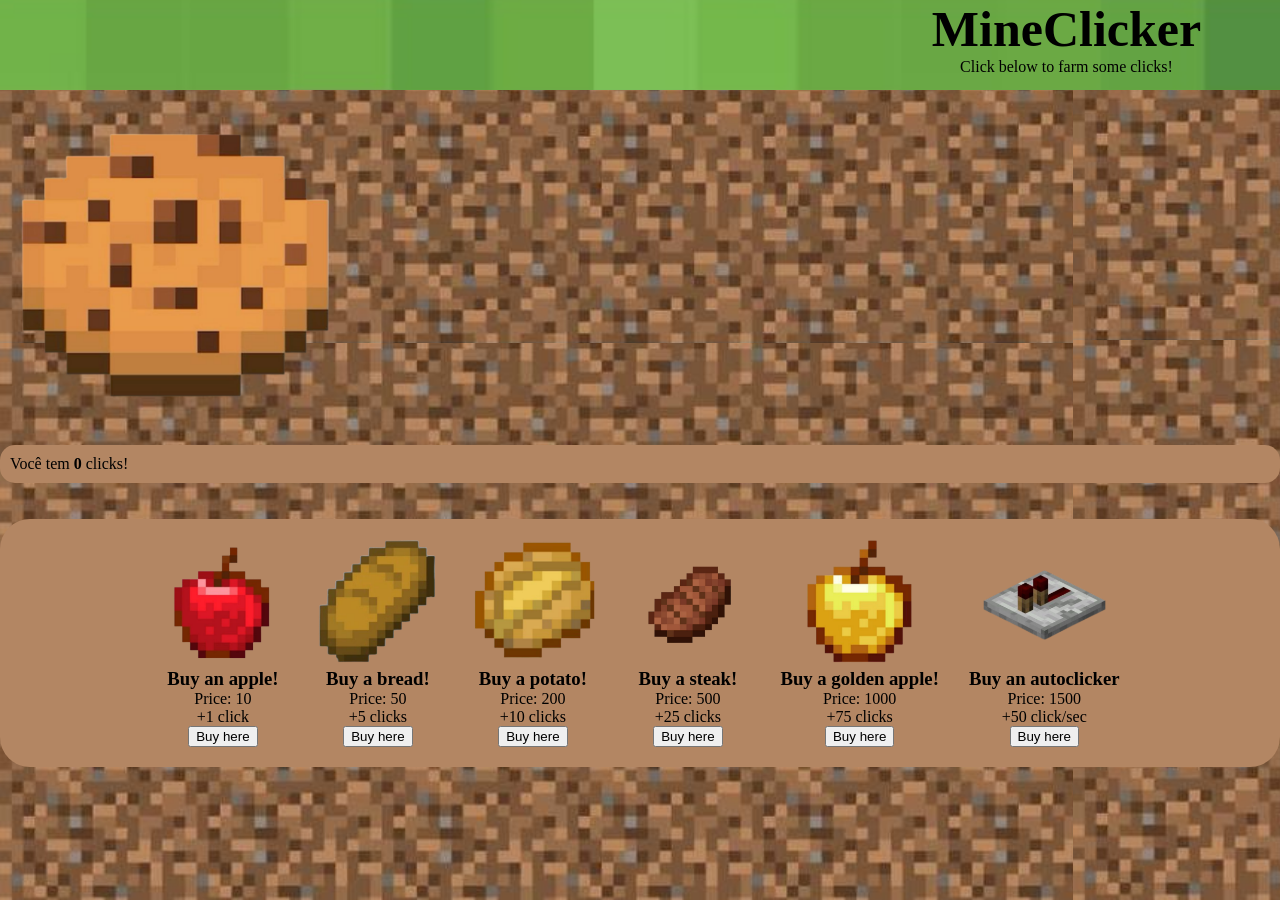
<file: cookie/index.html>
<!doctype html>
<html lang="en">
  <head>
    <meta charset="UTF-8" />
    <link rel="icon" type="image/svg+xml" href="/favicon.svg" />
    <meta name="viewport" content="width=device-width, initial-scale=1.0" />
    <title>cookie</title>
    <script type="module" crossorigin src="./assets/index-Cga4FKfO.js"></script>
    <link rel="stylesheet" crossorigin href="./assets/index-Do1tSkdp.css">
  </head>
  <body>
    <div id="root"></div>
  </body>
</html>
</file>
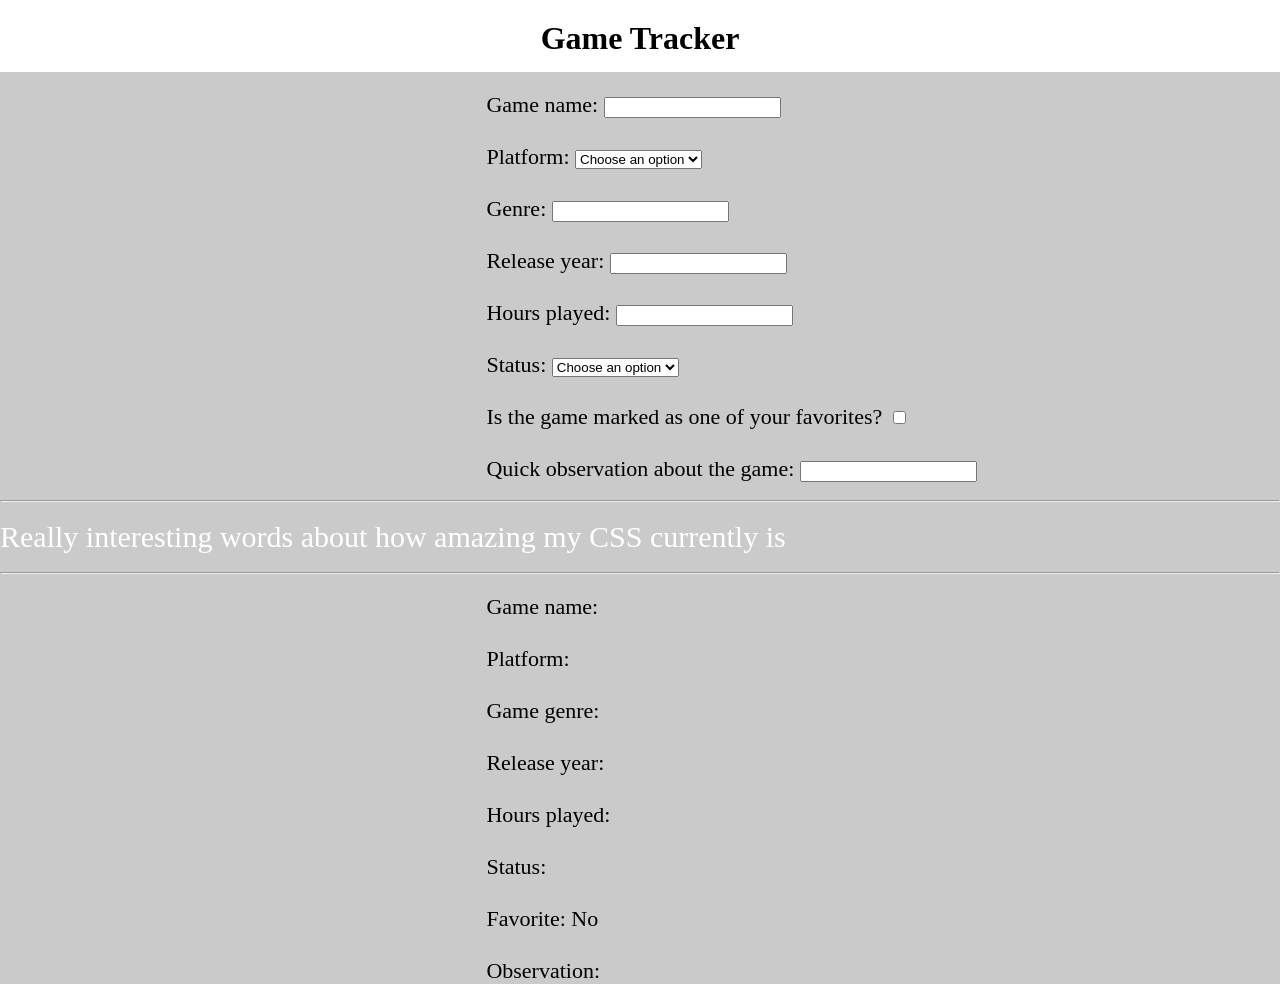
<file: form/index.html>
<!doctype html>
<html lang="en">
  <head>
    <meta charset="UTF-8" />
    <link rel="icon" type="image/svg+xml" href="./favicon.svg" />
    <meta name="viewport" content="width=device-width, initial-scale=1.0" />
    <title>form</title>
    <script type="module" crossorigin src="./assets/index-B07BtWEk.js"></script>
    <link rel="stylesheet" crossorigin href="./assets/index-CRJ1RFDX.css">
  </head>
  <body>
    <div id="root"></div>
  </body>
</html>
</file>
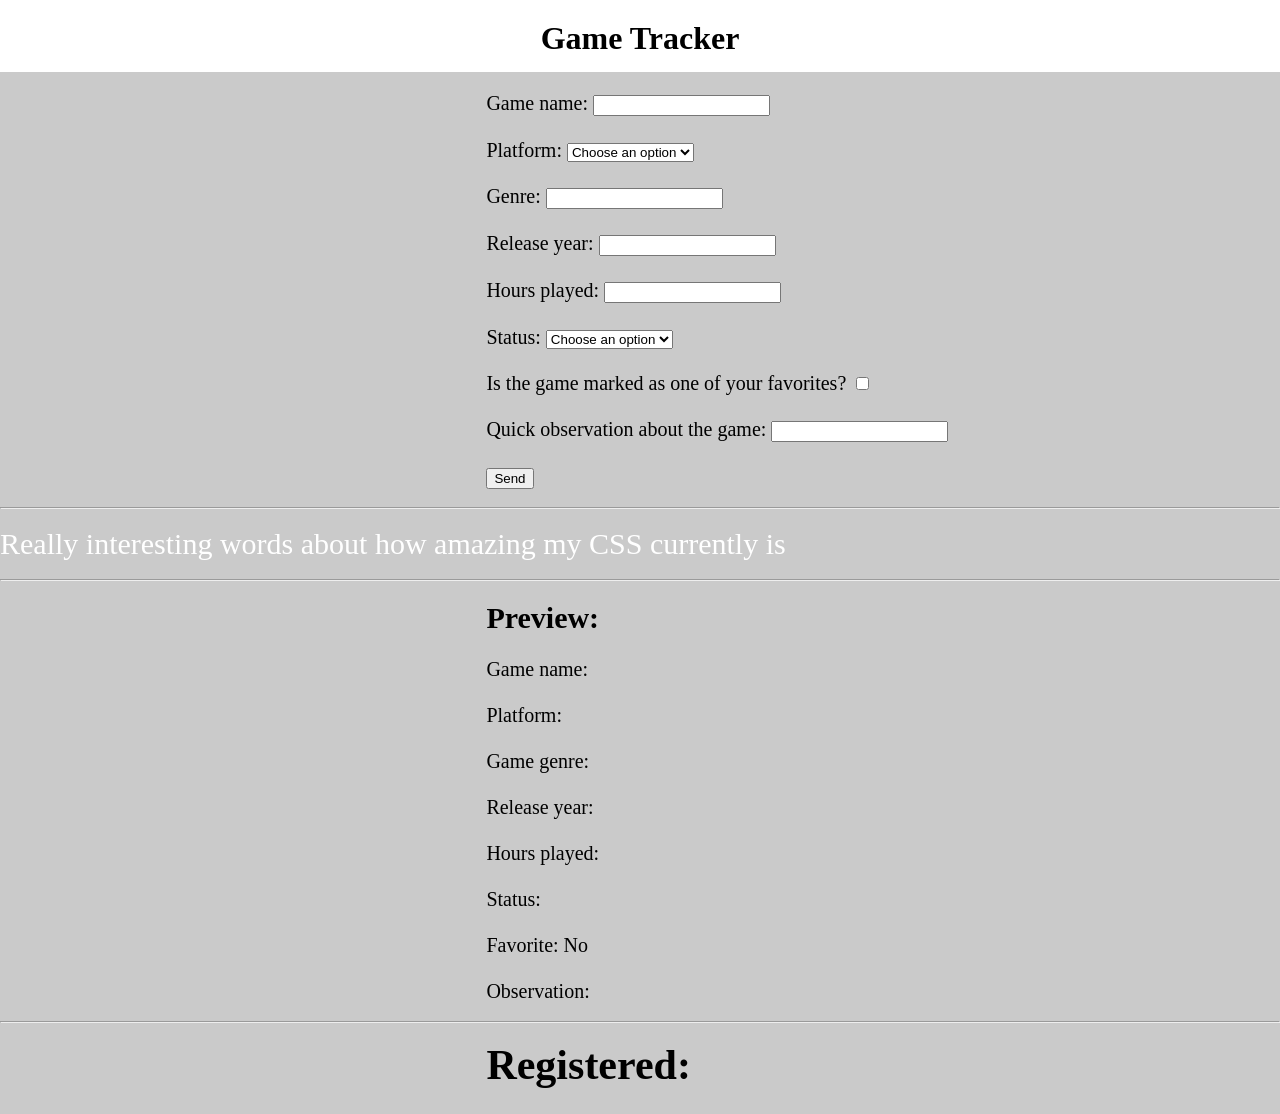
<file: form2/index.html>
<!doctype html>
<html lang="en">
  <head>
    <meta charset="UTF-8" />
    <link rel="icon" type="image/svg+xml" href="./favicon.svg" />
    <meta name="viewport" content="width=device-width, initial-scale=1.0" />
    <title>form</title>
    <script type="module" crossorigin src="./assets/index-b3BM-xvf.js"></script>
    <link rel="stylesheet" crossorigin href="./assets/index-C0ctuKR4.css">
  </head>
  <body>
    <div id="root"></div>
  </body>
</html>
</file>
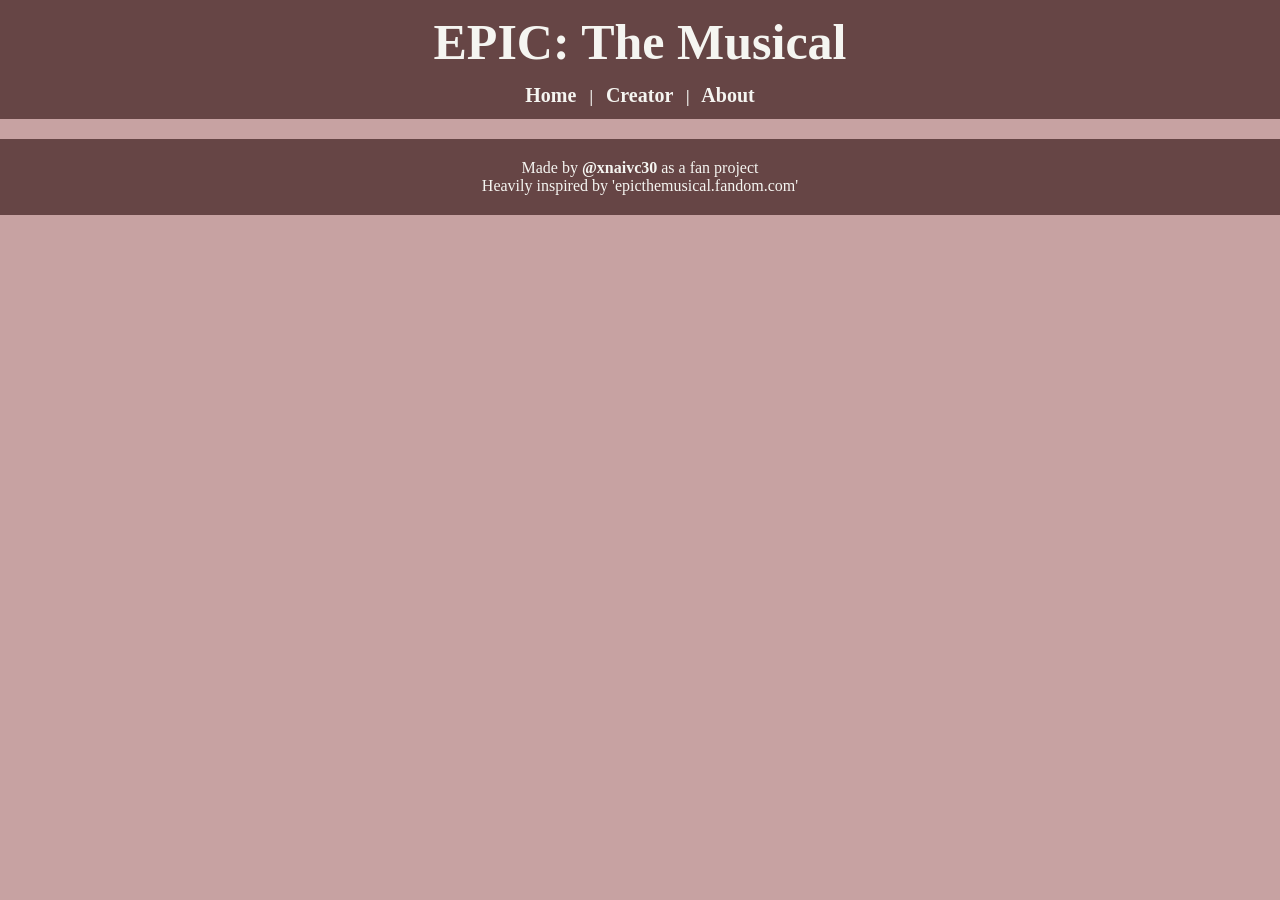
<file: mais-epico/index.html>
<!doctype html>
<html lang="en">
  <head>
    <meta charset="UTF-8" />
    <link rel="icon" type="image/svg+xml" href="./favicon.svg" />
    <meta name="viewport" content="width=device-width, initial-scale=1.0" />
    <title>mais-epico</title>
    <script type="module" crossorigin src="./assets/index-Bwa1sw7n.js"></script>
    <link rel="stylesheet" crossorigin href="./assets/index-BnBRqB5c.css">
  </head>
  <body>
    <div id="root"></div>
  </body>
</html>
</file>
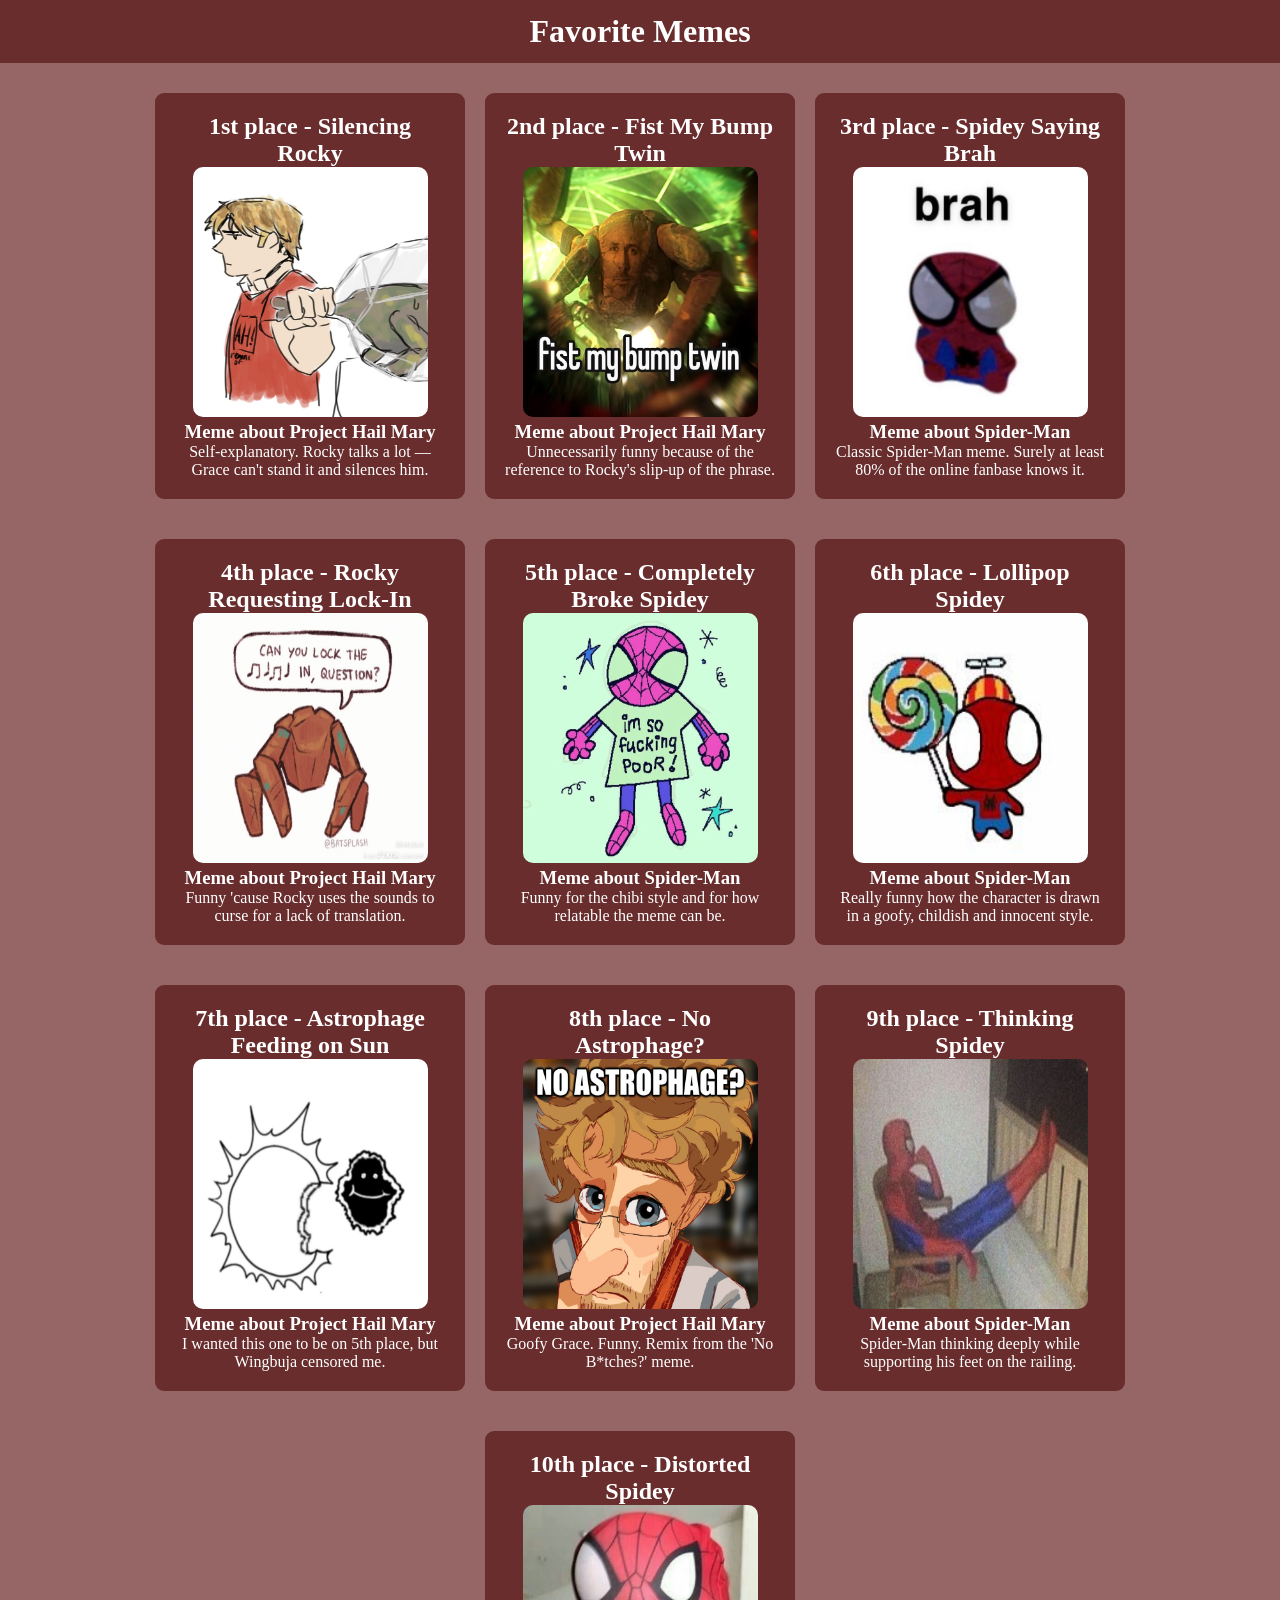
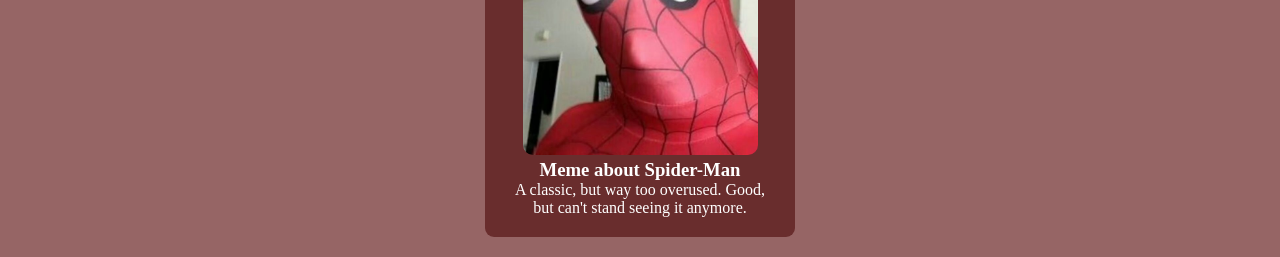
<file: ranking/index.html>
<!doctype html>
<html lang="en">
  <head>
    <meta charset="UTF-8" />
    <link rel="icon" type="image/svg+xml" href="./favicon.svg" />
    <meta name="viewport" content="width=device-width, initial-scale=1.0" />
    <title>ranking</title>
    <script type="module" crossorigin src="./assets/index-DCJ6FMgV.js"></script>
    <link rel="stylesheet" crossorigin href="./assets/index-DuoQgGBn.css">
  </head>
  <body>
    <div id="root"></div>
  </body>
</html>
</file>
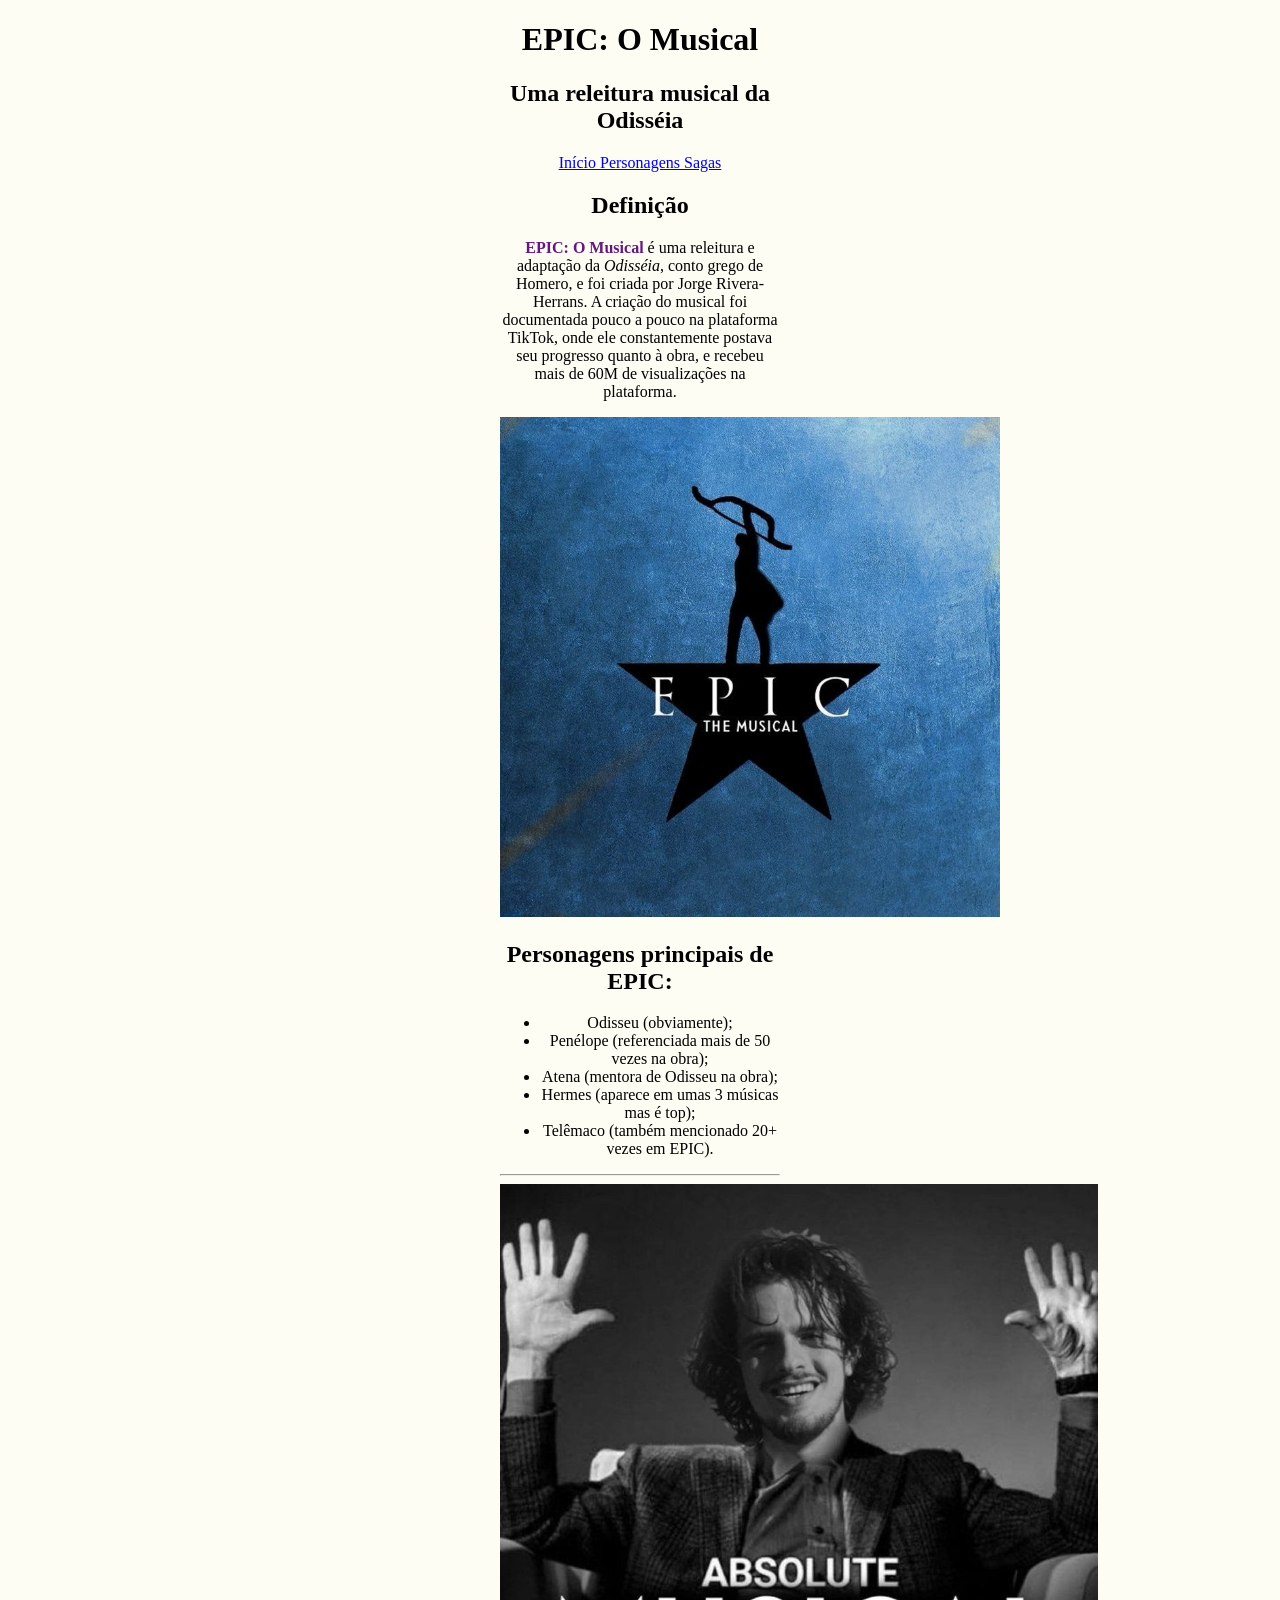
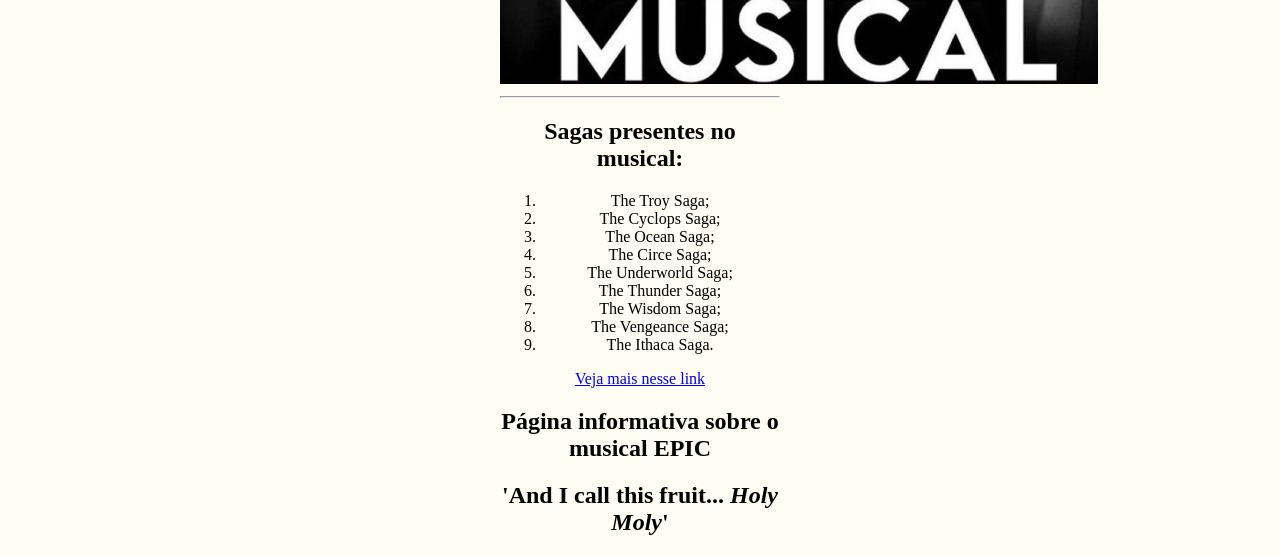
<file: react-1/index.html>
<!doctype html>
<html lang="en">
  <head>
    <meta charset="UTF-8" />
    <link rel="icon" type="image/svg+xml" href="./favicon.svg" />
    <meta name="viewport" content="width=device-width, initial-scale=1.0" />
    <title>epico</title>
    <script type="module" crossorigin src="./assets/index-DcYSFmY5.js"></script>
    <link rel="stylesheet" crossorigin href="./assets/index-N9O6-jC1.css">
  </head>
  <body>
    <div id="root"></div>
  </body>
</html>
</file>
<file: cookie/assets/index-Do1tSkdp.css>
.aumentar{font-size:50px}*{justify-content:center;justify-self:center;justify-items:center;margin:0}main{justify-content:center;justify-self:center;justify-items:center}.cookie:active{transform:scale(.9)}.upgrade{text-align:center}body{background-image:url(./dirt-B2R0WFzx.png)}header{text-align:center;background-image:url(./grass-psmQSIZI.png);width:2133px;height:90px;margin-top:0}.upgrades{background-color:#b38663;border-radius:30px;gap:30px;padding:20px;display:flex}footer{background-color:#61371f}.vaipromeio{justify-content:center}.naotovendonicole{background-color:#b38663;border-radius:15px;padding:10px}
</file>
<file: form/assets/index-CRJ1RFDX.css>
*{margin:0}.forms{margin-top:20px}.part1{margin-left:38%;font-size:22px}.part2{margin-top:20px;margin-left:38%;font-size:22px}body{background-color:#cacaca}.headerr{text-align:center;background-color:#fff;justify-self:center;width:100%;padding-top:20px;padding-bottom:15px}.csslindo{color:#fff;justify-self:center;font-size:30px}
</file>
<file: form2/assets/index-C0ctuKR4.css>
*{margin:0}.forms{margin-top:20px}.part1{margin-left:38%;font-size:20px}.part2{margin-top:20px;margin-left:38%;font-size:20px}body{background-color:#cacaca}.headerr{text-align:center;background-color:#fff;justify-self:center;width:100%;padding-top:20px;padding-bottom:15px}.csslindo{color:#fff;justify-self:center;font-size:30px}.resize-go-middle{margin-left:38%;font-size:21px}
</file>
<file: mais-epico/assets/index-BnBRqB5c.css>
.cards{flex-wrap:wrap;justify-content:center;justify-self:center;gap:20px;margin-top:30px;display:flex}.um h2{justify-content:center;justify-self:center;max-width:210px}.cardzin{text-align:center;background-color:#946767;border-radius:9px;width:310px;margin-bottom:20px;padding:20px}footer{color:#f5f5f1;background-color:#664545;justify-content:center;align-items:center;margin-top:20px;margin-bottom:0;padding:20px;display:flex}.ps1{flex-direction:column;max-width:450px;margin-top:20px;display:flex}.ps2{flex-wrap:wrap;justify-content:center;margin-top:20px;display:flex}.ps3{justify-self:center;max-width:500px;margin-bottom:15px}.imgetexto{margin-left:20px;display:flex}.ps4,.ps5{max-width:500px;margin-left:20px}.imgetexto2{gap:30px;margin-top:20px;margin-left:20px;display:flex}.imgetexto3{flex-wrap:wrap;display:flex}.tudosobre{text-align:center;justify-content:center;justify-self:center;align-items:center;margin-top:20px;display:flex}.sobree{margin:5% 10% 6.8%}.tudosobre img{margin-left:20px}.biografia{justify-content:center;align-items:center;gap:30px;margin-top:20px;display:flex}.ps{justify-self:center;max-width:500px;margin-bottom:15px}.criador{margin-top:50px;margin-bottom:85px}.criador p{font-size:25px}.criador h2{font-size:30px}.sobree p{font-size:25px}.sobree h2{font-size:30px}img{border-radius:10px}header{text-align:center;color:#f5f5f1;background-color:#664545;margin-top:0;padding-top:1%;padding-bottom:1%;font-size:25px}nav{text-align:center;background-color:#664545;margin-top:0;padding-bottom:1%}.naav{color:#f5f5f1}.link{color:#f5f5f1;font-size:20px;text-decoration:none}*{box-sizing:border-box;text-align:center;margin:0;padding:0}body{background-color:#c7a2a2}.ata1{color:#352525;margin-top:20px;margin-bottom:15px}.ata3{color:#352525;margin-top:20px}
</file>
<file: ranking/assets/index-DuoQgGBn.css>
*{box-sizing:border-box;color:#fff;margin:0;padding:0}body{background-color:#966565}header{text-align:center;background-color:#692d2d;margin-top:0;padding-top:1%;padding-bottom:1%}img{border-radius:10px}.cardzin{text-align:center;background-color:#692d2d;border-radius:9px;width:310px;margin-bottom:20px;padding:20px}.cards{flex-wrap:wrap;justify-content:center;justify-self:center;gap:20px;margin-top:30px;display:flex}
</file>
<file: react-1/assets/index-N9O6-jC1.css>
body{text-align:center;background-color:#fdfdf4;justify-self:center;height:100%;margin-left:500px;margin-right:500px}strong{color:#65197d}
</file>
